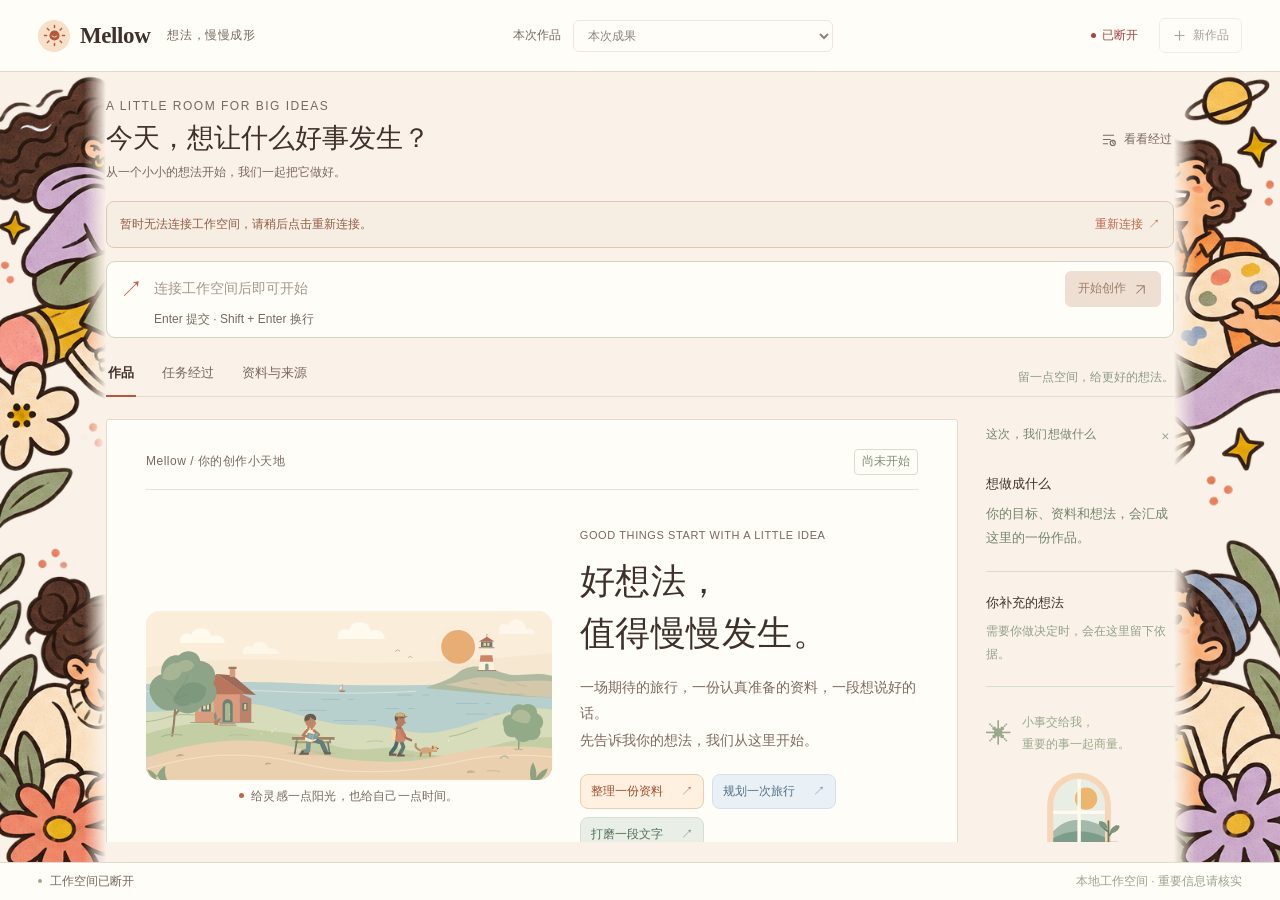
<file: web/index.html>
<!doctype html>
<html lang="zh-CN" data-ui-loading>
<head>
  <meta charset="utf-8">
  <meta name="viewport" content="width=device-width, initial-scale=1">
  <meta name="color-scheme" content="light">
  <meta name="description" content="Mellow，一个让想法慢慢成形的温暖工作空间。">
  <meta name="theme-color" content="#faf2e9">
  <title>Mellow · 让想法慢慢成形</title>
  <link id="studio-favicon" rel="icon" type="image/svg+xml" href="/static/favicon.svg">
  <!-- 加载提示独立于外部 CSS，资源缺失时也不会显示错乱的裸页。 -->
  <style>
    html[data-ui-loading] { background: #faf2e9; }
    html[data-ui-loading] body { margin: 0; height: auto; min-height: 100vh; overflow: auto; }
    html[data-ui-loading] .studio-shell { position: fixed; inset: 0; visibility: hidden; }
    html[data-ui-loading] .skip-link { display: none; }
    #page-load-state { box-sizing: border-box; width: min(440px, calc(100% - 40px)); margin: 18vh auto 0; padding: 28px; border: 1px solid #eadccf; border-radius: 16px; background: #fffdf8; color: #3f302b; font: 15px/1.8 "Segoe UI", "Microsoft YaHei", sans-serif; overflow-wrap: anywhere; }
    #page-load-state[hidden] { display: none; }
    #page-load-title { margin: 0 0 8px; font-size: 20px; }
    #page-load-detail { margin: 0 0 16px; color: #7c6b61; }
    #page-load-state a, #page-load-state button { display: inline-block; box-sizing: border-box; margin: 5px 10px 0 0; padding: 7px 12px; border: 1px solid #b96548; border-radius: 8px; background: #b96548; color: #fffdf8; font: inherit; text-decoration: none; cursor: pointer; }
    #page-load-state [hidden] { display: none; }
  </style>
  <script>
    (() => {
      const version = 'mellow-doodle-20261115-2';
      const adjacent = new URL('./', location.href);
      const served = new URL('/static/', location.href);
      // 服务入口使用 /static；文件直开或目录预览优先使用同目录资源。
      const roots = location.protocol === 'file:' || location.pathname !== '/'
        ? [adjacent, served] : [served, adjacent];
      const bases = [...new Set(roots.map((url) => url.href))];
      document.getElementById('studio-favicon').href = new URL('favicon.svg?v=' + version, bases[0]).href;

      function loadAsset(kind, filename) {
        return new Promise((resolve, reject) => {
          function attempt(index) {
            if (index === bases.length) {
              reject(new Error('无法加载' + (kind === 'style' ? '界面样式' : '交互脚本') + '（' + filename + '）。'));
              return;
            }
            const url = new URL(filename, bases[index]);
            url.searchParams.set('v', version);
            const node = document.createElement(kind === 'style' ? 'link' : 'script');
            let runtimeError = '';
            const recordError = (event) => {
              if (event.filename === url.href) runtimeError = event.message || '脚本初始化失败';
            };
            const cleanup = () => window.removeEventListener('error', recordError);
            if (kind === 'style') { node.rel = 'stylesheet'; node.href = url.href; }
            else { node.src = url.href; window.addEventListener('error', recordError); }
            node.onload = () => {
              cleanup();
              if (runtimeError) {
                // 已执行的脚本不再重载，避免重复绑定事件。
                reject(new Error('交互脚本初始化失败，请重新加载页面。'));
              } else if (kind === 'style' && getComputedStyle(document.querySelector('.studio-shell')).display !== 'grid') {
                node.remove(); attempt(index + 1);
              } else resolve(new URL('./', url));
            };
            node.onerror = () => { cleanup(); node.remove(); attempt(index + 1); };
            document.head.append(node);
          }
          attempt(0);
        });
      }

      async function start() {
        try {
          const assetBase = await loadAsset('style', 'styles.css');
          // 跟随实际成功加载的样式目录，文件预览和服务入口均能找到插画。
          const scene = document.getElementById('welcome-scene');
          scene.src = new URL('assets/mellow-scene.svg?v=' + version, assetBase).href;
          scene.addEventListener('error', () => { scene.closest('figure').hidden = true; }, { once: true });
          await loadAsset('script', 'app.js');
          document.documentElement.removeAttribute('data-ui-loading');
          document.getElementById('page-load-state').hidden = true;
        } catch (error) {
          document.querySelector('.studio-shell').hidden = true;
          document.getElementById('page-load-title').textContent = '页面没有完整打开';
          document.getElementById('page-load-detail').textContent = error.message + ' 请先运行 uv run web_main.py，再通过终端显示的地址打开工作空间。';
          document.getElementById('open-workspace').hidden = false;
          document.getElementById('retry-page').hidden = false;
        }
      }
      if (document.readyState === 'loading') document.addEventListener('DOMContentLoaded', start, { once: true });
      else start();
    })();
  </script>
</head>
<body data-phase="offline">
  <div id="page-load-state" role="status">
    <h1 id="page-load-title">正在打开 Mellow…</h1>
    <p id="page-load-detail">正在准备你的工作空间。</p>
    <a id="open-workspace" href="http://127.0.0.1:8765/" hidden>打开本地工作空间 ↗</a>
    <button id="retry-page" type="button" onclick="location.reload()" hidden>重新加载</button>
    <noscript><p>请启用 JavaScript，再打开 <a href="http://127.0.0.1:8765/">本地工作空间</a>。</p></noscript>
  </div>
  <a class="skip-link" href="#prompt-input">跳到需求输入</a>
  <div class="studio-shell">
    <header class="studio-topbar">
      <a class="studio-brand" href="/" aria-label="Mellow 首页">
        <span class="studio-mark" aria-hidden="true"><svg width="30" height="30" viewBox="0 0 32 32" fill="none"><circle cx="16" cy="16" r="7" fill="currentColor"/><g stroke="currentColor" stroke-width="2" stroke-linecap="round"><path d="M16 2v3m0 22v3M2 16h3m22 0h3M6.1 6.1l2.1 2.1m15.6 15.6 2.1 2.1M6.1 25.9l2.1-2.1M23.8 8.2l2.1-2.1"/></g><path d="M12.5 16.5c1.8 2.2 5.2 2.2 7 0" stroke="#fff7e9" stroke-width="1.1" stroke-linecap="round"/></svg></span>
        <strong>Mellow</strong><span class="studio-wordmark">想法，慢慢成形</span>
      </a>
      <div class="work-switch">
        <label for="work-select">本次作品</label>
        <select id="work-select" aria-label="查看本次不同任务的成果" disabled>
          <option value="">还没有作品</option>
        </select>
      </div>
      <div class="studio-top-actions">
        <a class="quiet-button" id="workspace-files" href="/files" target="_blank" rel="noopener" hidden>我的文件 ↗</a>
        <form id="logout-form" action="/auth/logout" method="post" hidden><button class="quiet-button" type="submit">退出</button></form>
        <span class="connection-status" id="connection-status" data-state="connecting"><span aria-hidden="true"></span><span id="connection-label">正在连接</span></span>
        <button class="new-work-button" id="new-chat" type="button" title="开启新会话，开始一份新作品" disabled>
          <svg width="18" height="18" viewBox="0 0 20 20" fill="none" aria-hidden="true"><path d="M10 4v12M4 10h12" stroke="currentColor" stroke-width="1.5" stroke-linecap="round"/></svg><span class="new-work-label">新作品</span>
        </button>
      </div>
    </header>

    <main class="studio-main">
      <section class="work-heading" aria-label="当前作品">
        <div class="work-heading-copy">
          <p class="eyebrow">A LITTLE ROOM FOR BIG IDEAS</p>
          <h1 id="page-title">今天，想让什么好事发生？</h1>
          <p id="session-detail">从一个小小的想法开始，我们一起把它做好。</p>
        </div>
        <button class="quiet-button" id="activity-toggle" type="button" aria-controls="history-view" aria-label="查看任务经过">
          <svg width="18" height="18" viewBox="0 0 20 20" fill="none" aria-hidden="true"><path d="M4 5h12M4 10h8M4 15h5" stroke="currentColor" stroke-width="1.4" stroke-linecap="round"/><circle cx="15" cy="14" r="3" stroke="currentColor" stroke-width="1.3"/><path d="M15 12.6v1.7l1 .6" stroke="currentColor" stroke-width="1.1" stroke-linecap="round"/></svg><span>看看经过</span>
        </button>
      </section>

      <div class="connection-notice" id="connection-notice" role="status" hidden>
        <span id="connection-notice-text">连接已断开，重新连接将开启新的会话。</span>
        <button id="reconnect" type="button">重新连接 <span aria-hidden="true">↗</span></button>
      </div>

      <section class="command-dock" id="command-dock" aria-label="向作品提出需求">
        <form class="composer" id="composer-form">
          <span class="command-symbol" aria-hidden="true">↗</span>
          <label class="sr-only" for="prompt-input">写下需求或回复当前询问</label>
          <textarea id="prompt-input" rows="1" maxlength="50000" placeholder="写下一件你想完成的事，或告诉我这份作品还可以怎样调整…" disabled></textarea>
          <button class="send-button" id="send-button" type="submit" aria-label="提交需求" disabled><span id="send-label">开始创作</span><svg width="18" height="18" viewBox="0 0 20 20" fill="none" aria-hidden="true"><path d="M5 15 15 5M5 5h10v10" stroke="currentColor" stroke-width="1.4" stroke-linecap="round" stroke-linejoin="round"/></svg></button>
          <span class="composer-hint" id="composer-hint">Enter 提交 · Shift + Enter 换行</span>
        </form>
      </section>

      <div class="canvas-layout">
        <section class="canvas-board" aria-label="作品与相关资料">
          <nav class="canvas-tabs" aria-label="查看作品内容">
            <div class="canvas-tab-list">
              <button type="button" data-view="output" aria-pressed="true" aria-controls="output-view">作品</button>
              <button type="button" data-view="history" aria-pressed="false" aria-controls="history-view">任务经过</button>
              <button type="button" data-view="sources" aria-pressed="false" aria-controls="sources-view">资料与来源</button>
            </div>
            <span class="canvas-nav-note">留一点空间，给更好的想法。</span>
          </nav>

          <div class="canvas-viewport">
            <section class="canvas-view output-view" id="output-view" aria-label="当前成果">
              <div class="canvas-scroll" id="canvas-scroll">
                <div class="paper-layout">
                <article class="document-paper" aria-labelledby="document-title">
                  <header class="document-heading">
                    <div class="document-overline"><span>Mellow / 你的创作小天地</span><span class="document-status" id="document-status">尚未开始</span></div>
                    <div class="document-title-row">
                      <h2 id="document-title">一张空白，很多可能。</h2>
                      <div class="document-actions">
                        <button class="document-action" id="copy-output" type="button" aria-label="复制作品正文" title="复制作品正文" disabled><svg width="18" height="18" viewBox="0 0 20 20" fill="none" aria-hidden="true"><rect x="7" y="7" width="9" height="10" rx="1.5" stroke="currentColor" stroke-width="1.3"/><path d="M12 4H5a1 1 0 0 0-1 1v8" stroke="currentColor" stroke-width="1.3" stroke-linecap="round"/></svg><span>复制</span></button>
                        <button class="document-action" id="export-output" type="button" aria-label="导出作品为 Markdown" title="导出作品为 Markdown" disabled><svg width="18" height="18" viewBox="0 0 20 20" fill="none" aria-hidden="true"><path d="M10 3v9m-3-3 3 3 3-3M4 13v3a1 1 0 0 0 1 1h10a1 1 0 0 0 1-1v-3" stroke="currentColor" stroke-width="1.3" stroke-linecap="round" stroke-linejoin="round"/></svg><span>导出</span></button>
                      </div>
                    </div>
                  </header>

                  <div class="output-empty" id="output-empty">
                    <section class="welcome" id="welcome" aria-labelledby="welcome-title">
                      <figure class="welcome-scene">
                        <img id="welcome-scene" width="960" height="400" alt="午后海边，散步的人和坐着阅读的人，远处有小屋、灯塔与缓慢飘动的云。" decoding="async">
                        <figcaption><span class="scene-dot" aria-hidden="true"></span>给灵感一点阳光，也给自己一点时间。</figcaption>
                      </figure>
                      <p class="welcome-overline">GOOD THINGS START WITH A LITTLE IDEA</p>
                      <h3 id="welcome-title">好想法，<br>值得慢慢发生。</h3>
                      <p class="welcome-description">一场期待的旅行，一份认真准备的资料，一段想说好的话。<br>先告诉我你的想法，我们从这里开始。</p>
                      <div class="suggestions" aria-label="从一个真实任务开始">
                        <button class="suggestion" type="button" data-prompt="请根据知识库整理 Bret 的个人简介，突出她的经历和特点。"><span>整理一份资料</span><span aria-hidden="true">↗</span></button>
                        <button class="suggestion" type="button" data-prompt="帮我制定一份从阿城到北京的旅游攻略。涉及关键安排时，可以先向我确认。"><span>规划一次旅行</span><span aria-hidden="true">↗</span></button>
                        <button class="suggestion" type="button" data-prompt="帮我给客户写一封说明项目延期的邮件，并保存为草稿。"><span>打磨一段文字</span><span aria-hidden="true">↗</span></button>
                      </div>
                      <p class="welcome-caption">小事放心交给我，重要的事我们商量。</p>
                    </section>
                  </div>

                  <div class="output-document" id="output-document" aria-live="polite" aria-relevant="additions"></div>
                  <footer class="document-footer"><span>一起打磨，直到它成为你想要的样子。</span><span id="output-word-count">0 字</span></footer>
                </article>
                <aside class="work-brief" aria-label="作品简报">
                  <details class="brief-details" open>
                    <summary><span>这次，我们想做什么</span><span class="brief-toggle" aria-hidden="true">＋</span></summary>
                    <div class="brief-content">
                      <section class="brief-section"><h2>想做成什么</h2><p id="work-goal">写下一件你想完成的事。</p></section>
                      <section class="brief-section"><h2>你补充的想法</h2><div id="decision-list" aria-label="用户已补充的信息"></div></section>
                    </div>
                  </details>
                  <div class="brief-footnote"><span aria-hidden="true">✳</span><p>小事交给我，<br>重要的事一起商量。</p></div>
                  <div class="aside-moment" aria-hidden="true">
                    <svg width="150" height="116" viewBox="0 0 150 116" fill="none">
                      <path d="M37 89V39a37 37 0 0 1 74 0v50" fill="#f7d5b6"/>
                      <path d="M44 86V39a30 30 0 0 1 60 0v47" fill="#e9eee5"/>
                      <circle class="window-sun" cx="82" cy="32" r="13" fill="#edb66f"/>
                      <path d="M44 70c17-18 37-16 60-5v21H44Z" fill="#a5b9aa"/>
                      <path d="M44 78c22-12 43-9 60-1v9H44Z" fill="#7d9c8b"/>
                      <path d="M74 10v76M44 48h60" stroke="#fff9ef" stroke-width="4"/>
                      <path d="M31 89h86" stroke="#c69573" stroke-width="5" stroke-linecap="round"/>
                      <path d="M100 101h16l3-19H97Z" fill="#c27660"/>
                      <g class="window-leaves" stroke="#607c69" stroke-width="2" stroke-linecap="round"><path d="M108 84V58m0 13-8-7m8 12 9-12"/><path d="M107 67c-9 0-12-7-9-9 6 0 9 5 9 9Zm2 6c9-1 14-8 11-10-7 0-10 5-11 10Z" fill="#7b977e" stroke="none"/></g>
                      <path d="m40 100 18-5 17 5v10l-17-4-18 4Z" fill="#f5e3bd" stroke="#d0b996" stroke-linejoin="round"/><path d="M58 96v10" stroke="#d0b996"/>
                    </svg>
                    <p>留一小格阳光给自己。</p>
                  </div>
                </aside>
                </div>
                <button class="scroll-bottom" id="scroll-bottom" type="button" hidden>↓ 查看最新内容</button>
              </div>
            </section>

            <section class="canvas-view history-view" id="history-view" aria-label="任务经过" hidden>
              <div class="history-content" id="activity-panel">
                <header class="pane-heading"><div><p class="eyebrow">HOW IT COMES TOGETHER</p><h2>每一步，都有迹可循。 <span class="activity-count" id="activity-count">0</span></h2></div><button class="quiet-button" id="activity-close" type="button" aria-label="返回作品"><span aria-hidden="true">←</span> 回到作品</button></header>
                <div class="pane-empty" id="activity-empty"><span class="empty-line-mark" aria-hidden="true">↗</span><h3>让事情一步步发生。</h3><p>提交需求后，这里会留下真实的工具操作与执行结果。</p></div>
                <ol class="activity-list" id="activity-list" aria-label="实际工具执行记录"></ol>
              </div>
            </section>

            <section class="canvas-view sources-view" id="sources-view" aria-label="资料与来源" hidden>
              <div class="sources-content">
                <header class="pane-heading"><div><p class="eyebrow">EVERY IDEA HAS ITS ROOTS</p><h2>这份作品，从何而来。</h2></div></header>
                <div class="pane-empty" id="sources-empty"><span class="empty-line-mark" aria-hidden="true">⌁</span><h3>好的成果，有所依据。</h3><p>实际检索或引用的资料，会在这里汇集。</p></div>
                <ul class="sources-list" id="sources-list" aria-label="本次任务的参考资料"></ul>
              </div>
            </section>
          </div>
        </section>

      </div>

      <section class="decision-panel" id="decision-panel" aria-labelledby="decision-title" hidden>
        <header class="decision-heading"><div><p class="eyebrow">有一件事，需要你拍板</p><h2 id="decision-title">先听听你的想法。</h2></div><span id="decision-status" role="status">等待你的答复</span></header>
        <div class="decision-question" id="decision-question"></div>
        <div class="decision-dock" id="decision-dock"></div>
      </section>
    </main>

    <footer class="studio-footer"><div class="studio-task-state"><span class="footer-status-dot" aria-hidden="true"></span><span id="task-status" role="status">等待连接工作空间</span><button id="cancel-task" type="button" hidden>取消当前任务</button></div><span class="footer-note">本地工作空间 · 重要信息请核实</span></footer>
  </div>
  <div class="toast" id="toast" role="status" hidden></div>
</body>
</html>
</file>
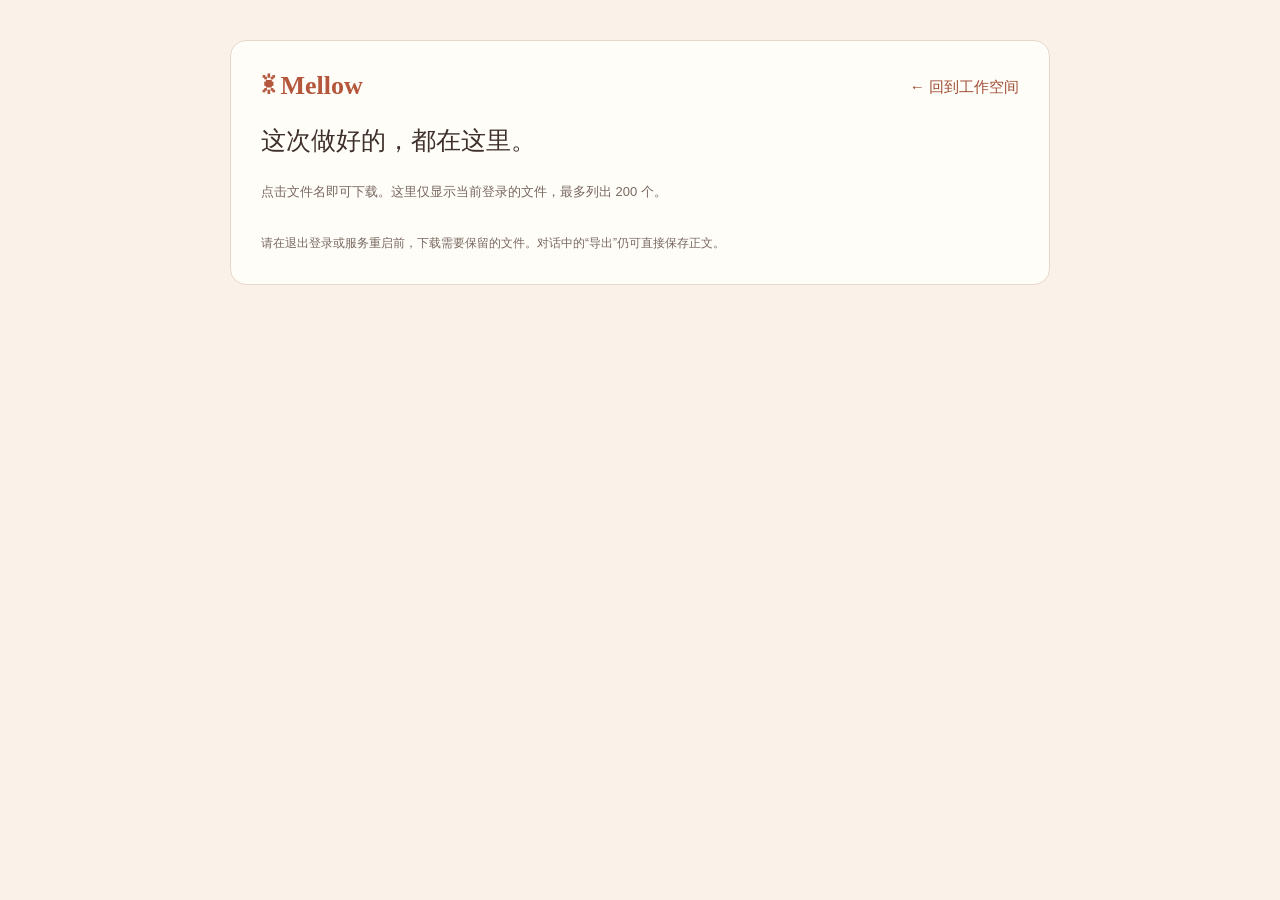
<file: web/files.html>
<!doctype html>
<html lang="zh-CN">
<head>
  <meta charset="utf-8">
  <meta name="viewport" content="width=device-width, initial-scale=1">
  <title>我的文件 · Mellow</title>
  <link rel="icon" type="image/svg+xml" href="/static/favicon.svg?v=mellow-cloud-1">
  <style>
    *{box-sizing:border-box}body{margin:0;padding:40px 20px;background:#faf2e9;color:#3f302b;font:15px/1.8 "Segoe UI","Microsoft YaHei",sans-serif}main{max-width:820px;margin:auto;padding:30px;border:1px solid #e7d8cc;border-radius:16px;background:#fffdf8}header{display:flex;align-items:center;justify-content:space-between;gap:20px}.brand{font:600 26px Georgia,serif;color:#b4573d}h1{font-size:25px;font-weight:500}p{color:#786860;font-size:13px}a{color:#9e4d34;text-decoration:none;overflow-wrap:anywhere}a:hover{text-decoration:underline}ul{padding:0;list-style:none}li{display:flex;align-items:center;justify-content:space-between;gap:20px;padding:16px 0;border-top:1px solid #e7d8cc}li a{flex:1}li span{font-size:12px;color:#786860;white-space:nowrap}.empty{color:#786860;font-size:14px;padding:35px 0}footer{margin-top:30px;font-size:12px;color:#786860}@media(max-width:500px){body{padding:18px}main{padding:22px}header{flex-wrap:wrap}}
  </style>
</head>
<body>
  <main>
    <header><span class="brand">☀ Mellow</span><a href="/">← 回到工作空间</a></header>
    <h1>这次做好的，都在这里。</h1>
    <p>点击文件名即可下载。这里仅显示当前登录的文件，最多列出 200 个。</p>
    <ul><!-- WORKSPACE_FILES --></ul>
    <footer>请在退出登录或服务重启前，下载需要保留的文件。对话中的“导出”仍可直接保存正文。</footer>
  </main>
</body>
</html>
</file>
